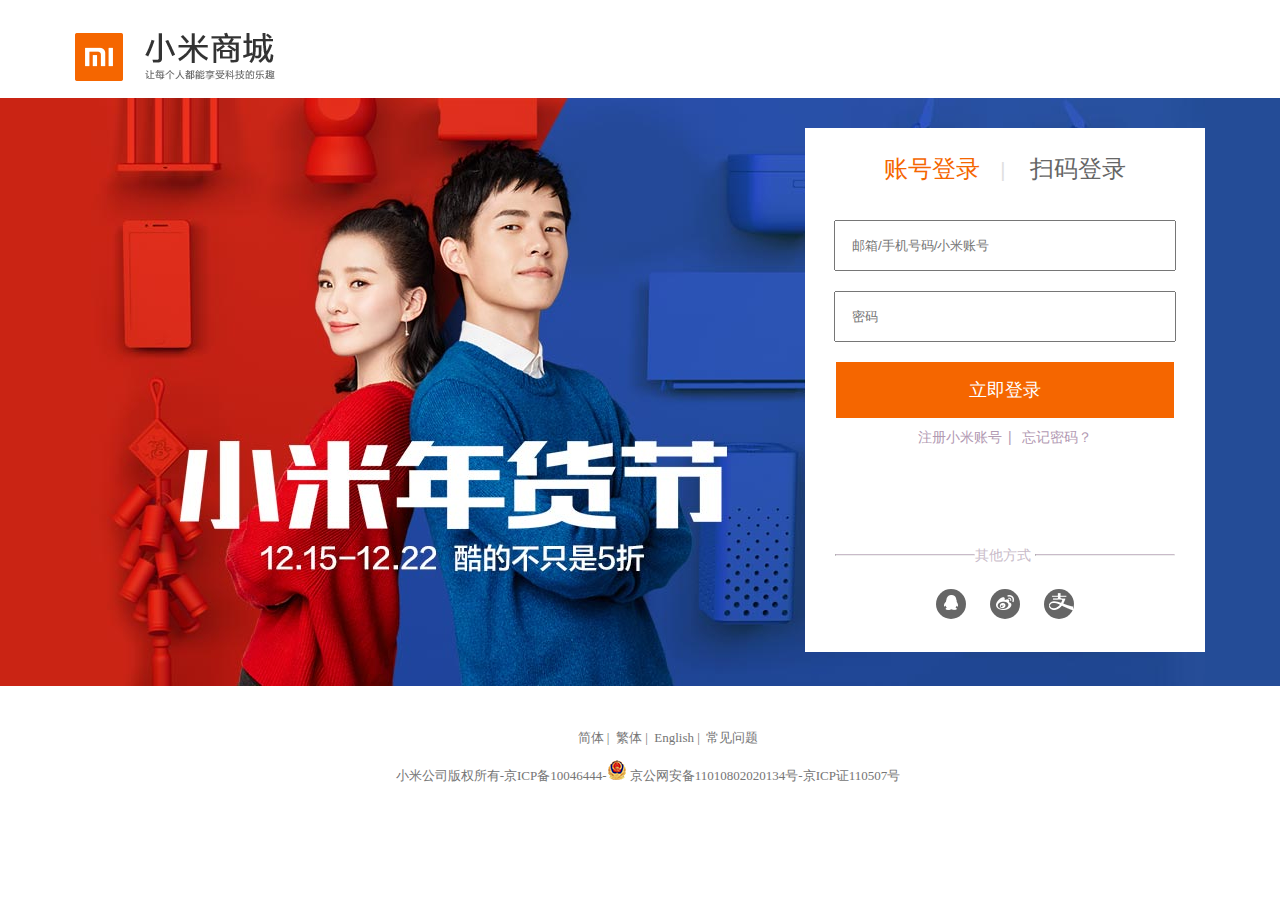
<file: mis/Login.html>
<!DOCTYPE html>
<html>

	<head>
		<link rel="icon" type="image/x-icon" href="img/favicon.ico" />
		<meta charset="UTF-8">
		<title>小米账号-登录</title>
		<link rel="stylesheet" type="text/css" href="css/Common.css" />
		<style type="text/css">
			.header,
			.banner {
				width: 1130px;
				margin: 0 auto;
			}
			
			.logo {
				width: 200px;
				height: 98px;
				background: url(img/LoginImg/mistore_logo.png) no-repeat;
			}
			
			.content {
				width: 100%;
				min-height: 588px;
				position: absolute;
				left: 0;
				top: 98px;
			}
			
			.c_left,
			.c_right {
				width: 50%;
				height: 100%;
				position: absolute;
			}
			
			.c_left {
				background-color: #ca2414;
				left: 0;
			}
			
			.c_right {
				background-color: #244c97;
				left: 50%;
			}
			
			.banner {
				font-family: arial, "Hiragino Sans GB", "Microsoft YaHei", "微軟正黑體", "儷黑 Pro", sans-serif;
				height: 588px;
				background: url(img/LoginImg/banner1.jpg) no-repeat top;
				position: relative;
			}
			
			.footer {
				position: absolute;
				width: 100%;
				top: 686px;
				margin-top: 30px;
				margin-bottom: 20px;
				font-size: 13px;
				color: #757575;
			}
			
			.f_top,
			.f_bottom {
				text-align: center;
			}
			
			.f_top ul li {
				list-style: none;
				display: inline-block;
			}
			
			.f_bottom a {
				text-decoration: none;
				color: #757575;
			}
			
			.L_form {
				background: white;
				position: absolute;
				right: 0;
				top: 30px;
				width: 400px;
				height: 524px;
				text-align: center;
			}
			
			.L_type {
				text-align: center;
				padding: 25px;
			}
			
			.L_type a {
				font-size: 24px;
				text-decoration: none;
			}
			
			.L_type span {
				margin: 20px;
				font-size: 20px;
				color: #E0E0E0;
			}
			
			.Id {
				color: #F56600;
			}
			
			.scan {
				color: #666666;
			}
			
			.hover:hover {
				color: #F56600;
				cursor: pointer;
			}
			
			.L_form input {
				color: #333;
				width: 306px;
				padding: 16px;
				margin: 10px;
			}
			
			#btnLogin {
				font-family: arial, "Hiragino Sans GB", "Microsoft YaHei", "微軟正黑體", "儷黑 Pro", sans-serif;
				border: 0;
				width: 338px;
				background-color: #F56600;
				font-size: 18px;
				color: white;
			}
			
			.L_R_FPwd a,
			.L_R_FPwd span {
				font-size: 14px;
				text-decoration: none;
				color: #B299B2;
				margin: 3px;
			}
			
			.L_O_type hr {
				display: inline-block;
				width: 138px;
				margin-bottom: 4px;
				border-top: 1px solid #C9BBC9;
			}
			
			.L_O_type {
				margin-top: 100px;
				font-size: 14px;
				color: #C9BBC9;
			}
			
			.Other_bg {
				position: relative;
			}
			
			.q,
			.w,
			.a {
				display: inline-block;
				background: url(img/LoginImg/icons_type.png) repeat;
				width: 18px;
				height: 18px;
				margin: 4px;
				background-position: -19px 0;
			}
			
			.w {
				background-position: -38px 0;
			}
			
			.a {
				width: 25px;
				background-position: -56px 0;
			}
			
			.Other_bg a {
				display: inline-block;
				width: 30px;
				height: 30px;
				border-radius: 16px;
				background: #666;
				margin: 10px;
			}
			
			.QQ:hover {
				background: #244C97;
				cursor: pointer;
			}
			
			.weibo:hover {
				background: red;
				cursor: pointer;
			}
			
			.Alipay:hover {
				background: orange;
				cursor: pointer;
			}
		</style>
	</head>

	<body>
		<div class="header">
			<div class="logo"></div>
		</div>
		<div class="content">
			<div class="c_left"></div>
			<div class="c_right"></div>
			<div class="banner">
				<div class="L_form">
					<div class="L_type">
						<a class="Id" href="#">账号登录</a><span>|</span>
						<a class="scan hover" href="#">扫码登录</a>
					</div>
					<form action="" method="post">
						<input type="text" id="txtLogin" placeholder="邮箱/手机号码/小米账号" />
						<input type="password" name="txtPwd" id="txtPwd" value="" placeholder="密码" />
						<input id="btnLogin" type="submit" value="立即登录" />
					</form>
					<div class="L_R_FPwd">
						<a class="hover" href="#">注册小米账号</a><span>|</span>
						<a class="hover" href="#">忘记密码？</a>
					</div>
					<div class="L_O_type">
						<p>
							<hr>其他方式
							<hr>
						</p>
						<div class="Other_bg">

							<a class="QQ" href="#" title="QQ登录"><i class="q"></i></a>
							<a class="weibo" href="#" title="微博登录"><i class="w"></i></a>
							<a class="Alipay" href="#" title="支付宝登录"><i class="a"></i></a>
						</div>

					</div>
				</div>
			</div>
		</div>
		<div class="footer">
			<div class="f_top">
				<ul>
					<li>简体<span> |</span></li>
					<li>&nbsp;繁体<span> |</span></li>
					<li>&nbsp;English<span> |</span></li>
					<li>&nbsp;常见问题</li>
				</ul>
			</div>
			<div class="f_bottom">
				<p class="nf-intro"><span>小米公司版权所有-京ICP备10046444-<a href="#"><span><img src="img/ghs.png"/>
					 </span>京公网安备11010802020134号</a>-京ICP证110507号</span>
				</p>
			</div>
		</div>
	</body>

</html>
</file>
<file: mis/css/Common.css>
.w1228{
	width: 1228px;
	margin: 0 auto;
}

.h55{
	height: 55px;
	line-height: 55px;
}


.dis-i-b{
	display: inline-block;
}
</file>
